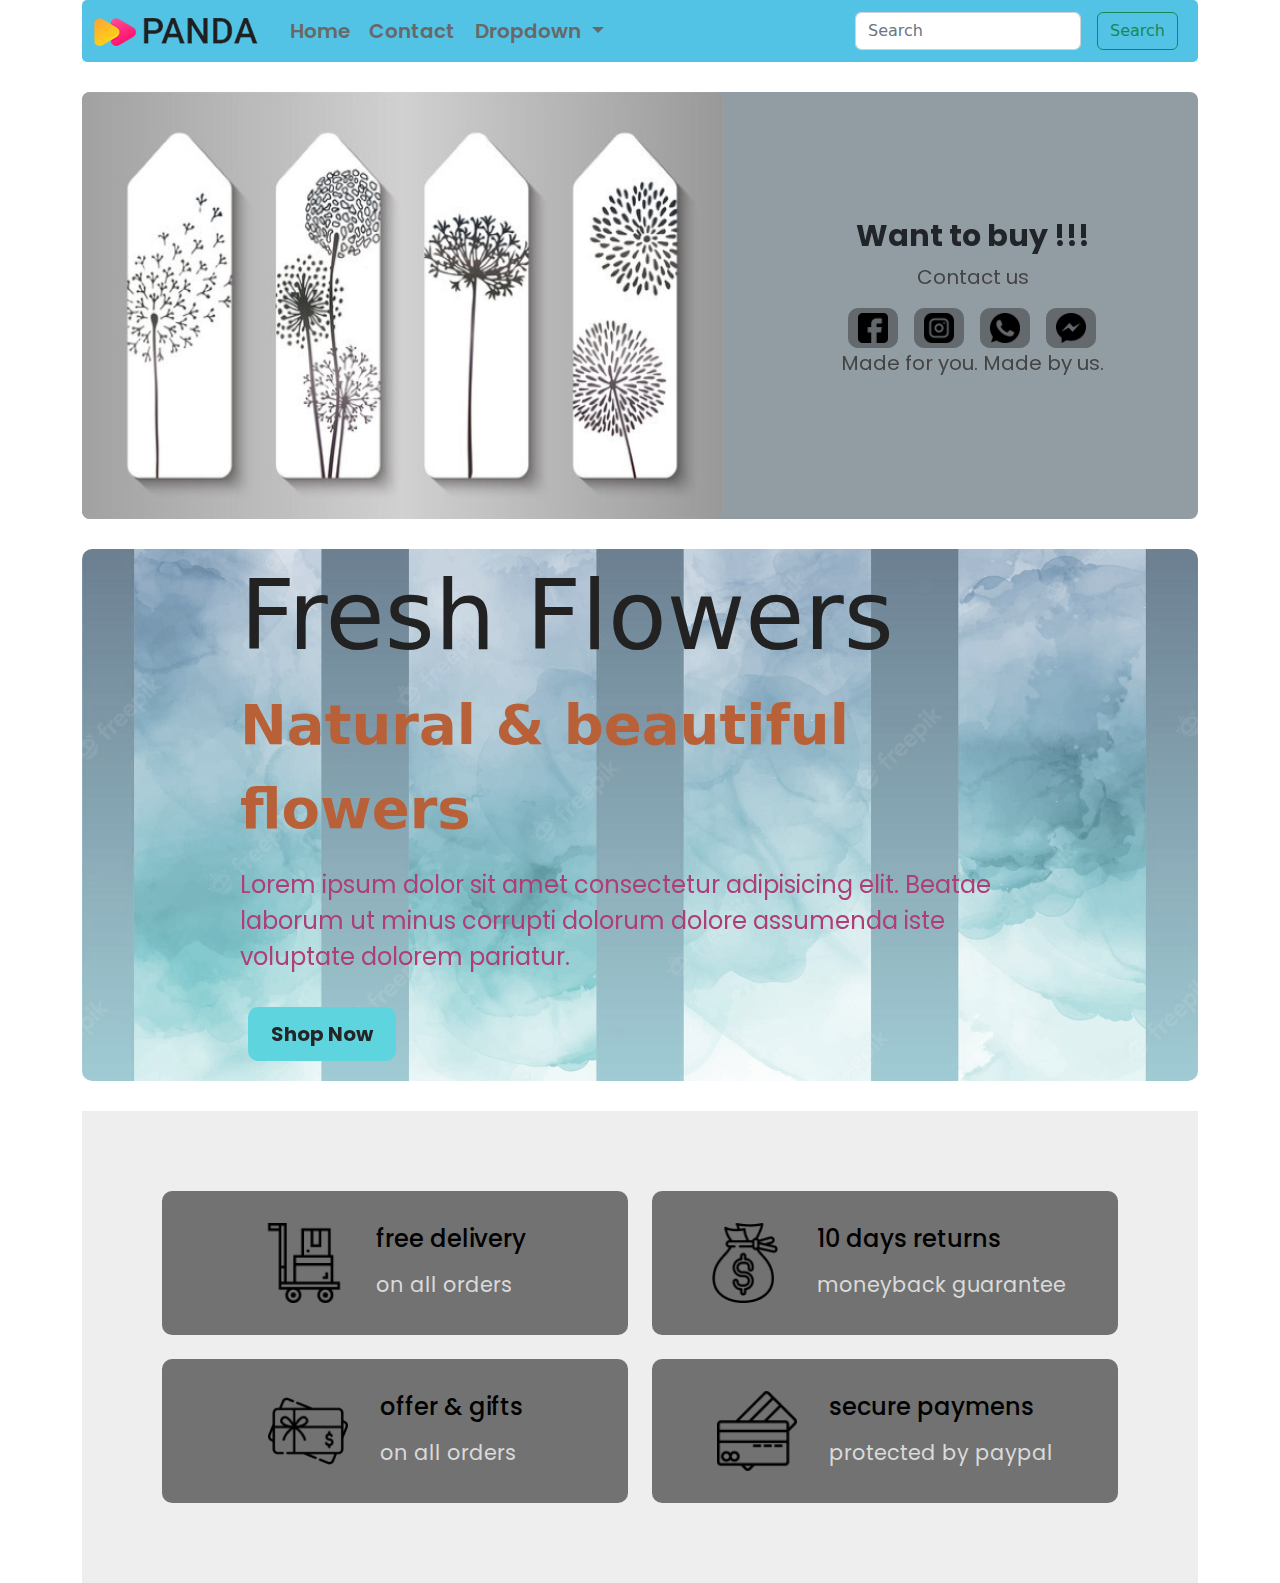
<file: index.html>
<!DOCTYPE html>
<html lang="en">
<head>
    <meta charset="UTF-8">
    <meta http-equiv="X-UA-Compatible" content="IE=edge">
    <meta name="viewport" content="width=device-width, initial-scale=1.0">
    <title>Bookmarks</title>
    <link rel="preconnect" href="https://fonts.googleapis.com">
    <link rel="preconnect" href="https://fonts.gstatic.com" crossorigin>
    <link href="https://fonts.googleapis.com/css2?family=Poppins:wght@400;500;600;700&display=swap" rel="stylesheet">
    <link rel="stylesheet" href="css/bootstrap/css/bootstrap.min.css">
    <link rel="stylesheet" href="/css/index.css"> 
    <link rel="stylesheet" href="/css/universal.css">
</head>
<body>
    <div class="container">
        <nav class="navbar navbar-expand-lg" style="background-color: #27b4dfcc; border-radius: 5px;">
            <div class="container-fluid">
              <a class="navbar-brand" href="#"><img src="/images/logo.png" alt=""></a>
              <button class="navbar-toggler" type="button" data-bs-toggle="collapse" data-bs-target="#navbarSupportedContent" aria-controls="navbarSupportedContent" aria-expanded="false" aria-label="Toggle navigation">
                <span class="navbar-toggler-icon"></span>
              </button>
              <div class="collapse navbar-collapse" id="navbarSupportedContent">
                <ul class="navbar-nav me-auto mb-2 mb-lg-0">
                  <li class="nav-item">
                    <a class="nav-link  textfont" aria-current="page" href="#">Home</a>
                  </li>
                  <li class="nav-item">
                    <a class="nav-link  textfont" href="#">Contact</a>
                  </li>
                  <li class="nav-item dropdown">
                    <a class="nav-link dropdown-toggle textfont" href="#" role="button" data-bs-toggle="dropdown" aria-expanded="false">
                      Dropdown
                    </a>
                    <ul class="dropdown-menu drpdwnme">
                      <li><a class="dropdown-item textfont-sub" href="/categories.html">Categories</a></li>
                      <li><a class="dropdown-item textfont-sub" href="#">Another action</a></li>
                      <li><hr class="dropdown-divider"></li>
                      <li><a class="dropdown-item textfont-sub" href="#">Something else here</a></li>
                    </ul>
                  </li>
                </ul>
                <form class="d-flex" role="search">
                  <input class="form-control me-2" type="search" placeholder="Search" aria-label="Search">
                  <button class="btn btn-outline-success" type="submit">Search</button>
                </form>
              </div>
            </div>
          </nav>
    </div>

    <div class="container carousel">
      <div id="carouselExampleInterval" class="carousel slide bgmeorange containerme" data-bs-ride="carousel">
        <div class="carousel-inner">
          <div class="carousel-item active" data-bs-interval="3000">
            <div class="row align-items-center">
              <div class="col-md-7">
                <img src="/images/bookmark/360_F_455544057_UEfvM1hmpkBoP73byJLZoc1nkB4A5Mzg.jpg" class="d-block w-100 containerme" alt="...">
              </div>
              <div class="col-md-5">
                  <h1>Want to buy !!!</h1>
                  <p>Contact us</p>
                  <div class="container btndiv d-flex justify-content-center">
                    <button class="btttn"><a target="_blank" href="http://m.me/sk.fahim.2058"><img class="logosize" src="/images/bookmark/facebook.png" alt=""></a></button>
                    <button class="btttn"><a target="_blank" href=""><img class="logosize" src="/images/bookmark/instagram.png" alt=""></a></button>
                    <button class="btttn"><a target="_blank" href="https://wa.me/+8801735326732"><img class="logosize" src="/images/bookmark/whatsapp.png" alt=""></a></button>
                    <button class="btttn"><a target="_blank" href="http://m.me/sk.fahim.2058"><img class="logosize" src="/images/bookmark/messenger.png" alt=""></a></button>
                  </div> 
                  <p>Made for you. Made by us.</p>
              </div>
            </div>
          </div>
          <div class="carousel-item" data-bs-interval="2000">
            <div class="row align-items-center">
              <div class="col-md-5">
                <h1>Want to buy !!!</h1>
                <p>Contact us</p>
                <div class="container btndiv d-flex justify-content-center">
                  <button class="btttn"><a target="_blank" href="http://m.me/sk.fahim.2058"><img class="logosize" src="/images/bookmark/facebook.png" alt=""></a></button>
                  <button class="btttn"><a target="_blank" href=""><img class="logosize" src="/images/bookmark/instagram.png" alt=""></a></button>
                  <button class="btttn"><a target="_blank" href="https://wa.me/+8801735326732"><img class="logosize" src="/images/bookmark/whatsapp.png" alt=""></a></button>
                  <button class="btttn"><a target="_blank" href="http://m.me/sk.fahim.2058"><img class="logosize" src="/images/bookmark/messenger.png" alt=""></a></button>
                </div> 
                <p>Made for you. Made by us.</p>
            </div>
              <div class="col-md-7">
                <img src="/images/bookmark/d3bbf1138823373.6225025f2935c - Copy1.jpg" class="d-block w-100 containerme" alt="...">
              </div>
            </div>
          </div>
          <div class="carousel-item" data-bs-interval="3000">
            <div class="row align-items-center">
              <div class="col-md-7">
                <img src="/images/bookmark/de81e534819111.56df06d4974a4.jpg" class="d-block w-100 containerme" alt="...">
              </div>
              <div class="col-md-5">
                <h1>Want to buy !!!</h1>
                <p>Contact us</p>
                <div class="container btndiv d-flex justify-content-center">
                  <button class="btttn"><a target="_blank" href="http://m.me/sk.fahim.2058"><img class="logosize" src="/images/bookmark/facebook.png" alt=""></a></button>
                  <button class="btttn"><a target="_blank" href=""><img class="logosize" src="/images/bookmark/instagram.png" alt=""></a></button>
                  <button class="btttn"><a target="_blank" href="https://wa.me/+8801735326732"><img class="logosize" src="/images/bookmark/whatsapp.png" alt=""></a></button>
                  <button class="btttn"><a target="_blank" href="http://m.me/sk.fahim.2058"><img class="logosize" src="/images/bookmark/messenger.png" alt=""></a></button>
                </div> 
                <p>Made for you. Made by us.</p>
            </div>
            </div>
          </div>
          <div class="carousel-item" data-bs-interval="2000" >
            <div class="row align-items-center">
              <div class="col-md-5">
                <h1>Want to buy !!!</h1>
                <p>Contact us</p>
                <div class="container btndiv d-flex justify-content-center">
                  <button class="btttn"><a target="_blank" href="http://m.me/sk.fahim.2058"><img class="logosize" src="/images/bookmark/facebook.png" alt=""></a></button>
                  <button class="btttn"><a target="_blank" href=""><img class="logosize" src="/images/bookmark/instagram.png" alt=""></a></button>
                  <button class="btttn"><a target="_blank" href="https://wa.me/+8801735326732"><img class="logosize" src="/images/bookmark/whatsapp.png" alt=""></a></button>
                  <button class="btttn"><a target="_blank" href="http://m.me/sk.fahim.2058"><img class="logosize" src="/images/bookmark/messenger.png" alt=""></a></button>
                </div> 
                <p>Made for you. Made by us.</p>
            </div>
              <div class="col-md-7">
                <img src="/images/bookmark/d3bbf1138823373.6225025f2935c - Copy1.jpg" class="d-block w-100 containerme" alt="...">
              </div>
            </div>
          </div>
        </div>
      </div>
    </div>

    <div class="container">
      <section class="home justify-content-center" id="home">
        <div class="content">
          <h3>Fresh Flowers</h3>
          <span> Natural & beautiful flowers </span>
          <p>Lorem ipsum dolor sit amet consectetur adipisicing elit. Beatae laborum ut minus corrupti dolorum dolore assumenda iste voluptate dolorem pariatur.</p>
          <button><a href="#" class="btn">Shop Now</a></button>
        </div>
      </section>
    </div>

    <div class="container">
      <section class="icons-container">

        <div class="icons justify-content-center">
            <img src="images/payment/icon-1.png" alt="">
            <div class="info">
                <h3>free delivery</h3>
                <span>on all orders</span>
            </div>
        </div>
    
        <div class="icons justify-content-center">
            <img src="images/payment/icon-2.png" alt="">
            <div class="info">
                <h3>10 days returns</h3>
                <span>moneyback guarantee</span>
            </div>
        </div>
    
        <div class="icons justify-content-center">
            <img src="images/payment/icon-3.png" alt="">
            <div class="info">
                <h3>offer & gifts</h3>
                <span>on all orders</span>
            </div>
        </div>
    
        <div class="icons justify-content-center">
            <img src="images/payment/icon-4.png" alt="">
            <div class="info">
                <h3>secure paymens</h3>
                <span>protected by paypal</span>
            </div>
        </div>
       
    </section>
    </div>







    <script src="https://cdn.jsdelivr.net/npm/@popperjs/core@2.11.6/dist/umd/popper.min.js" integrity="sha384-oBqDVmMz9ATKxIep9tiCxS/Z9fNfEXiDAYTujMAeBAsjFuCZSmKbSSUnQlmh/jp3" crossorigin="anonymous"></script>
    <script src="https://cdn.jsdelivr.net/npm/bootstrap@5.2.2/dist/js/bootstrap.min.js" integrity="sha384-IDwe1+LCz02ROU9k972gdyvl+AESN10+x7tBKgc9I5HFtuNz0wWnPclzo6p9vxnk" crossorigin="anonymous"></script>
</body>
</html>
</file>
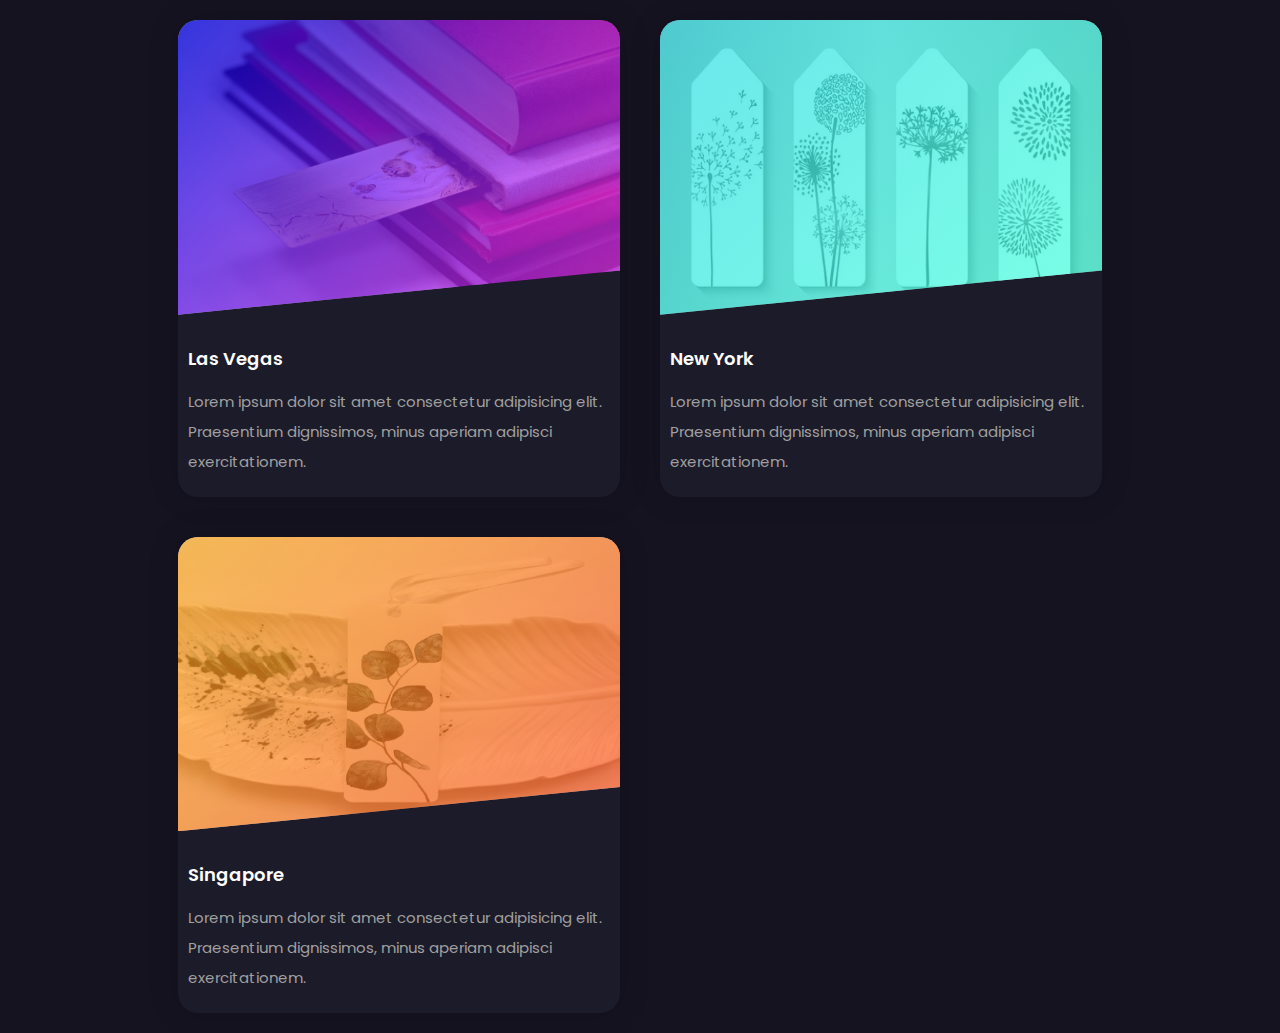
<file: categories.html>
<!DOCTYPE html>
<html>
<head>
    <title>Responsive Grid Cards</title>
    <!--Google Font-->
    <link rel="preconnect" href="https://fonts.googleapis.com">
    <link rel="preconnect" href="https://fonts.gstatic.com" crossorigin>
    <link href="https://fonts.googleapis.com/css2?family=Poppins:wght@400;500;600;700&display=swap" rel="stylesheet">
    <!--Stylesheet-->
    <link rel="stylesheet" href="css/categories.css">
</head>
<body>

    <div class="cards">
        <div class="card card1">
            <div class="container">
                <img src="/images/bookmark/de81e534819111.56df06d4974a4.jpg" alt="las vegas">
            </div>
            <div class="details">
                <h3>Las Vegas</h3>
                <p>Lorem ipsum dolor sit amet consectetur adipisicing elit. Praesentium dignissimos, minus aperiam adipisci exercitationem.</p>
            </div>
        </div>
        <div class="card card2">
            <div class="container">
                <img src="/images/bookmark/360_F_455544057_UEfvM1hmpkBoP73byJLZoc1nkB4A5Mzg.jpg" alt="New York">
            </div>
            <div class="details">
                <h3>New York</h3>
                <p>Lorem ipsum dolor sit amet consectetur adipisicing elit. Praesentium dignissimos, minus aperiam adipisci exercitationem.</p>
            </div>
        </div>
        <div class="card card3">
            <div class="container">
                <img src="/images/bookmark/d3bbf1138823373.6225025f2935c - Copy1.jpg" alt="Singapore">
            </div>
            <div class="details">
                <h3>Singapore</h3>
                <p>Lorem ipsum dolor sit amet consectetur adipisicing elit. Praesentium dignissimos, minus aperiam adipisci exercitationem.</p>
            </div>
        </div>
    </div>

</body>
</html>
</file>
<file: css/index.css>
.drpdwnme{
    background-color: #D6EAF8;
}

.carousel{
    margin-top: 30px;
}
.carousel .col-md-5 .btndiv{
    max-width: 80%;
}
.carousel .col-md-5 h1{
    font-size: 30px;
    text-align: center;
    font-family: 'Poppins', sans-serif;
    font-weight: 700;
}
.carousel .col-md-5 p,p{
    font-size:20px;
    font-family: 'Poppins', sans-serif;
    color: rgba(61, 61, 61, 0.932);
    text-align: center;
}
button{
    margin: 0 8px;
    padding: 5px 10px;
    border: transparent;
    border-radius: 10px;
    outline: transparent;
    background: rgba(32, 32, 32, 0.412);
    transition: all .5s ease;
}
button:hover{
    background: rgba(254, 255, 255, 0.486);
    transition: all ease 1s;
}


.home{
    margin: 30px 0px;
    border-radius: 10px;
    display: flex;
    align-items: center;
    background:url(/images/bookmark/collection-hand-painted-watercolour-bookmarks_1048-15513.jpg) no-repeat;
    filter: grayscale(50%);
    fill-opacity: 50%;
    background-size: cover;
    background-position: center;
}
.home .content{
    max-width: 50rem;
    margin: 10px ;
    margin-bottom: 20px;
}
.home .content h3{
    font-size: 6rem;
    color:rgb(34, 34, 34);
}
.home .content span{
    font-size: 3.5rem;
    color:rgb(255, 81, 0);
    padding:1rem 0;
    line-height: 1.5;
    font-weight: 700;
}
.home .content p{
    font-size: 1.5rem;
    color:rgb(255, 36, 145);
    padding:1rem 0;
    line-height: 1.5;
    text-align: left;
}
.home .content p+button{
    background-color: rgb(0, 238, 255);
}
.home .content p+button:hover{
    transition: all .3s ease;
    background: rgb(29, 29, 29);
    color: aqua;
}
.home .content p+button a{
    font-family: 'Poppins', sans-serif;
    font-size: 20px;
    font-weight: 700;
}



.icons-container{
    background:#eee;
    display: flex;
    flex-wrap: wrap;
    gap:1.5rem;
    padding-top: 5rem;
    padding-bottom: 5rem;
    padding-left: 5rem;
    padding-right: 5rem;
    font-family: 'Poppins', sans-serif;
}
.icons-container .icons{
    background:rgb(114, 114, 114);
    border:transparent;
    padding:2rem;
    display: flex;
    align-items: center;
    flex:1 1 25rem;
    border-radius: 10px;
}
.icons-container .icons img{
    height:5rem;
    margin-right: 2rem;
}
.icons-container .icons h3{
    color:rgb(0, 0, 0);
    padding-bottom: .5rem;
    font-size: 1.5rem;
}
.icons-container .icons span{
    color:rgb(218, 218, 218);
    font-size: 1.3rem;
}
</file>
<file: css/universal.css>
.textfont{
    margin-left: 10%;
    font-family: 'Poppins', sans-serif;
    font-weight: 600;
    font-size: 20px;
    color: rgb(105, 104, 104);
}
.textfont-sub{
    font-family: 'Poppins', sans-serif;
    font-weight: 600;
    font-size: 20px;
    color: rgb(105, 104, 104);
}
.containerme{
    border-radius: 8px;
}

.logosize{
    max-width: 30px;
}
.bgmeorange{
    background-color: rgba(42, 62, 75, 0.514);
}
</file>
<file: css/categories.css>
*{
    padding: 0;
    margin: 0;
    box-sizing: border-box;
}
body{
    background-color: #151320;
    height: 100vh;
    display: grid;
    place-items: center center;
    font-family: 'Poppins',sans-serif;
}
.cards{
    display: grid;
    grid-template-columns: repeat(auto-fit,minmax(400px,1fr));
    padding: 20px;
    grid-gap: 40px;
}
.card{
    background-color: #1c1b29;
    border-radius: 20px;
    box-shadow: 0 0 30px rgba(0,0,0,0.18);
}
.container{
    position: relative;
    clip-path: polygon(0 0,100% 0, 100% 85%, 0 100%);
}
img{
    width: 100%;
    display: block;
    border-radius: 20px 20px 0 0;
}
.container:after{
    content: "";
    height: 100%;
    width: 100%;
    position: absolute;
    top: 0;
    left: 0;
    border-radius: 20px 20px 0 0;
    opacity: 0.7;
}
.card1>.container:after{
    background-image: linear-gradient(
        135deg,
        #0100ec,
        #fb36f4
    );
}
.card2>.container:after{
    background-image: linear-gradient(
        135deg,
        #2bdce3,
        #42ffdb
    );
}
.card3>.container:after{
    background-image: linear-gradient(
        135deg,
        #ffab1d,
        #f8501c
    );
}
.details{
    padding: 20px 10px;
}
.details>h3{
    color: #ffffff;
    font-weight: 600;
    font-size: 18px;
    margin: 10px 0 15px 0;
}
.details>p{
    color: #a0a0a0;
    font-size: 15px;
    line-height: 30px;
    font-weight: 400;
}
</file>
